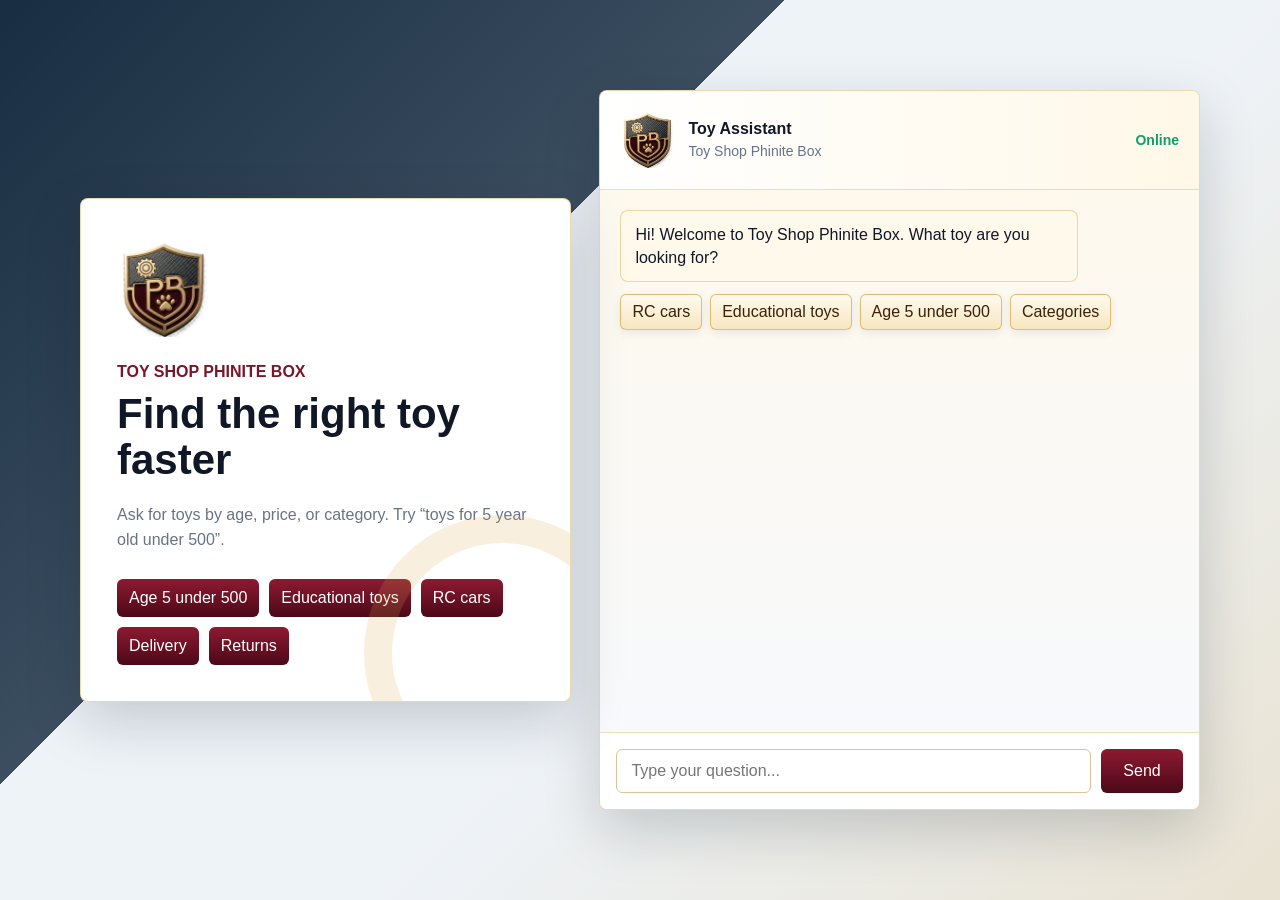
<file: index.html>
<!doctype html>
<html lang="en">
  <head>
    <meta charset="utf-8" />
    <meta name="viewport" content="width=device-width, initial-scale=1" />
    <title>Toy Shop Phinite Box</title>
    <meta http-equiv="refresh" content="0; url=web/" />
    <link rel="canonical" href="web/" />
  </head>
  <body>
    <p>
      Opening Toy Shop Phinite Box...
      <a href="web/">Continue to the chatbot</a>
    </p>
  </body>
</html>
</file>
<file: web/styles.css>
:root {
  color-scheme: light;
  --ink: #101827;
  --muted: #697386;
  --line: #d8c69a;
  --bg: #eef3f8;
  --panel: #ffffff;
  --accent: #7b1529;
  --accent-dark: #4b0918;
  --gold: #d6a84d;
  --gold-light: #ffe4a0;
  --navy: #0f253a;
  --mint: #0e9f6e;
}

* {
  box-sizing: border-box;
}

body {
  margin: 0;
  min-height: 100vh;
  font-family: Arial, Helvetica, sans-serif;
  color: var(--ink);
  background:
    linear-gradient(135deg, rgba(15, 37, 58, 0.96), rgba(15, 37, 58, 0.8) 36%, transparent 36%),
    linear-gradient(315deg, rgba(214, 168, 77, 0.22), transparent 42%),
    var(--bg);
}

button,
input {
  font: inherit;
}

.shop-shell {
  width: min(1120px, calc(100% - 32px));
  min-height: 100vh;
  margin: 0 auto;
  display: grid;
  grid-template-columns: minmax(280px, 0.9fr) minmax(320px, 1.1fr);
  gap: 28px;
  align-items: center;
  padding: 32px 0;
}

.shop-panel,
.chat-panel {
  background: var(--panel);
  border: 1px solid rgba(214, 168, 77, 0.45);
  border-radius: 8px;
  box-shadow: 0 20px 56px rgba(6, 16, 27, 0.18);
}

.shop-panel {
  padding: 36px;
  position: relative;
  overflow: hidden;
}

.shop-panel::after {
  position: absolute;
  right: -70px;
  bottom: -90px;
  width: 220px;
  height: 220px;
  border: 28px solid rgba(214, 168, 77, 0.18);
  border-radius: 50%;
  content: "";
}

.brand-logo {
  display: block;
  object-fit: contain;
}

.hero-logo {
  width: 92px;
  height: 108px;
  margin-bottom: 20px;
}

.chat-logo {
  width: 54px;
  height: 62px;
  flex: 0 0 auto;
}

.eyebrow {
  margin: 0 0 10px;
  font-weight: 700;
  color: var(--accent);
  text-transform: uppercase;
  letter-spacing: 0;
}

h1 {
  margin: 0;
  font-size: 42px;
  line-height: 1.1;
}

.intro {
  margin: 18px 0 26px;
  color: var(--muted);
  line-height: 1.6;
}

.quick-actions {
  display: flex;
  flex-wrap: wrap;
  gap: 10px;
}

.quick-actions button,
.chat-form button {
  border: 0;
  border-radius: 6px;
  cursor: pointer;
  color: #ffffff;
  background: linear-gradient(180deg, #8d1a31, var(--accent-dark));
  transition: background 160ms ease, transform 160ms ease;
}

.quick-actions button {
  padding: 10px 12px;
}

.quick-actions button:hover,
.chat-form button:hover {
  background: linear-gradient(180deg, #9b2139, #5e0d1f);
  transform: translateY(-1px);
}

.chat-panel {
  height: min(720px, calc(100vh - 64px));
  min-height: 560px;
  display: grid;
  grid-template-rows: auto 1fr auto;
  overflow: hidden;
}

.chat-header {
  display: flex;
  justify-content: flex-start;
  align-items: center;
  gap: 14px;
  padding: 18px 20px;
  border-bottom: 1px solid rgba(214, 168, 77, 0.38);
  background: linear-gradient(90deg, #ffffff, #fff8e8);
}

.chat-header p {
  margin: 0 0 4px;
  font-weight: 700;
}

.chat-header span {
  color: var(--muted);
  font-size: 14px;
}

.status {
  margin-left: auto;
  color: var(--mint) !important;
  font-weight: 700;
}

.chat-messages {
  padding: 20px;
  overflow-y: auto;
  background:
    linear-gradient(180deg, rgba(255, 248, 232, 0.76), rgba(247, 249, 252, 0.86)),
    #fbfcff;
}

.message {
  width: fit-content;
  max-width: min(82%, 520px);
  margin-bottom: 12px;
  padding: 12px 14px;
  border-radius: 8px;
  line-height: 1.45;
  white-space: pre-line;
}

.message.bot {
  color: var(--ink);
  background: #fff9ec;
  border: 1px solid rgba(214, 168, 77, 0.45);
}

.message.user {
  margin-left: auto;
  color: #ffffff;
  background: linear-gradient(180deg, #8d1a31, var(--accent-dark));
}

.follow-ups {
  display: flex;
  flex-wrap: wrap;
  gap: 8px;
  margin: 0 0 14px;
  max-width: min(92%, 620px);
}

.follow-ups button {
  min-height: 36px;
  border: 1px solid rgba(214, 168, 77, 0.72);
  border-radius: 6px;
  padding: 8px 11px;
  color: #3a2207;
  background: linear-gradient(180deg, #fffaf0, #f7e7bf);
  cursor: pointer;
  box-shadow: 0 3px 10px rgba(6, 16, 27, 0.08);
  transition: border-color 160ms ease, background 160ms ease, transform 160ms ease;
}

.follow-ups button:hover {
  border-color: var(--accent);
  background: linear-gradient(180deg, #fff3cf, #e6c574);
  transform: translateY(-1px);
}

.chat-form {
  display: grid;
  grid-template-columns: 1fr auto;
  gap: 10px;
  padding: 16px;
  border-top: 1px solid rgba(214, 168, 77, 0.38);
  background: var(--panel);
}

.chat-form input {
  min-width: 0;
  border: 1px solid var(--line);
  border-radius: 6px;
  padding: 12px 14px;
  outline: none;
}

.chat-form input:focus {
  border-color: var(--gold);
  box-shadow: 0 0 0 3px rgba(214, 168, 77, 0.24);
}

.chat-form button {
  min-width: 82px;
  padding: 0 16px;
}

@media (max-width: 820px) {
  .shop-shell {
    grid-template-columns: 1fr;
    align-items: start;
    padding: 16px 0;
  }

  .shop-panel {
    padding: 24px;
  }

  h1 {
    font-size: 34px;
  }

  .chat-panel {
    height: 620px;
    min-height: 520px;
  }
}
</file>
